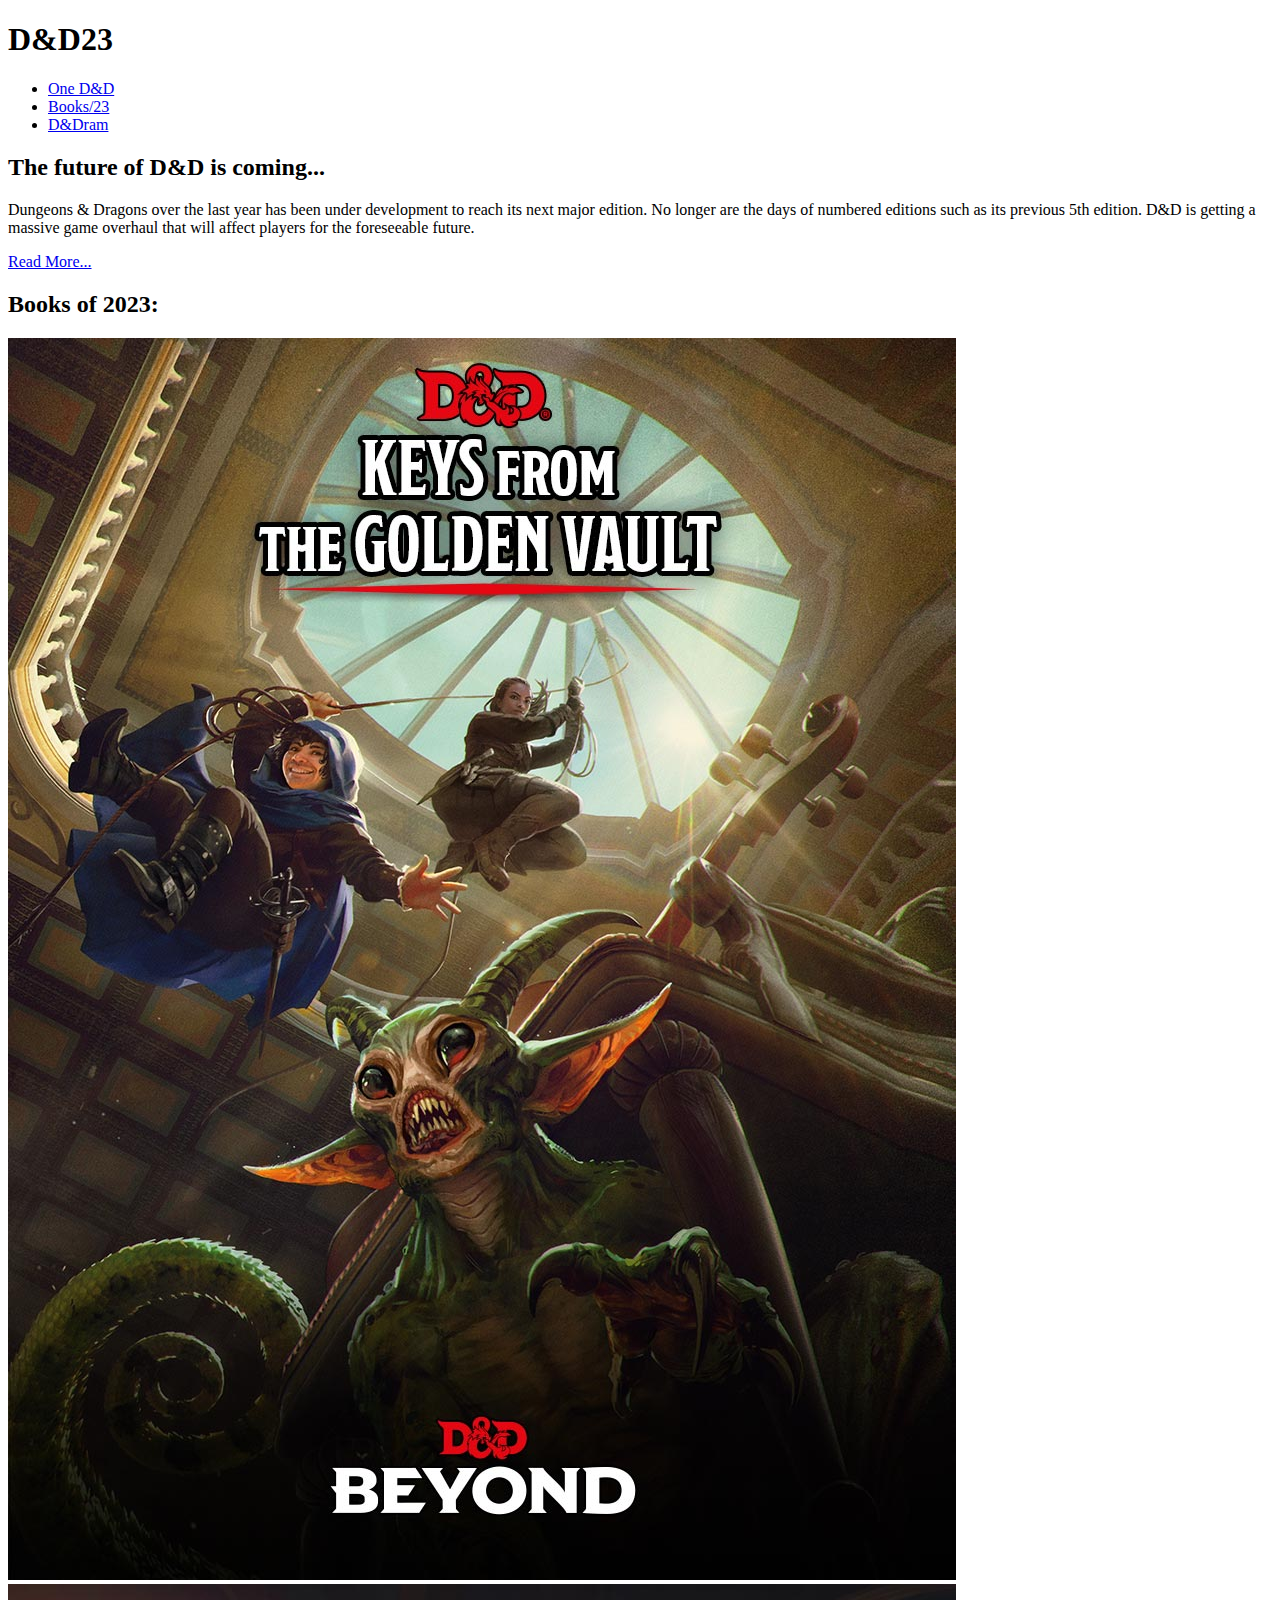
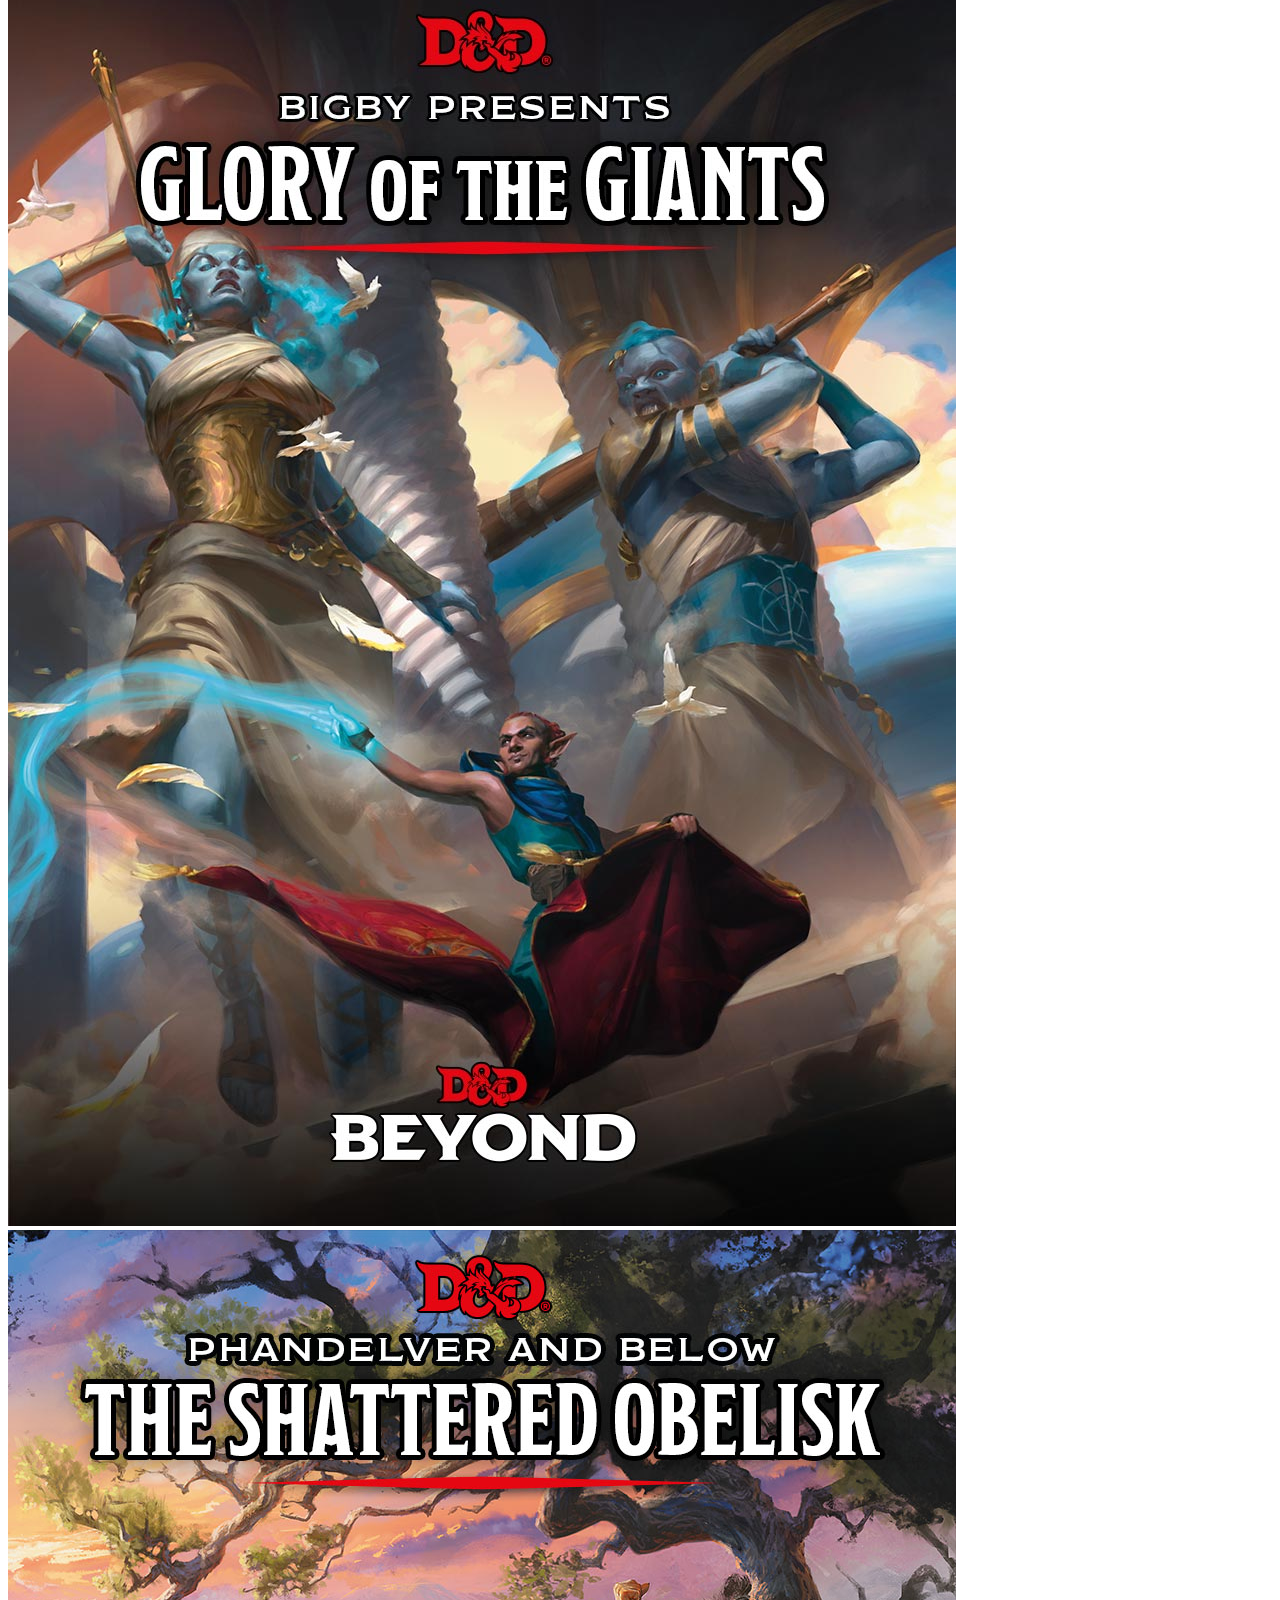
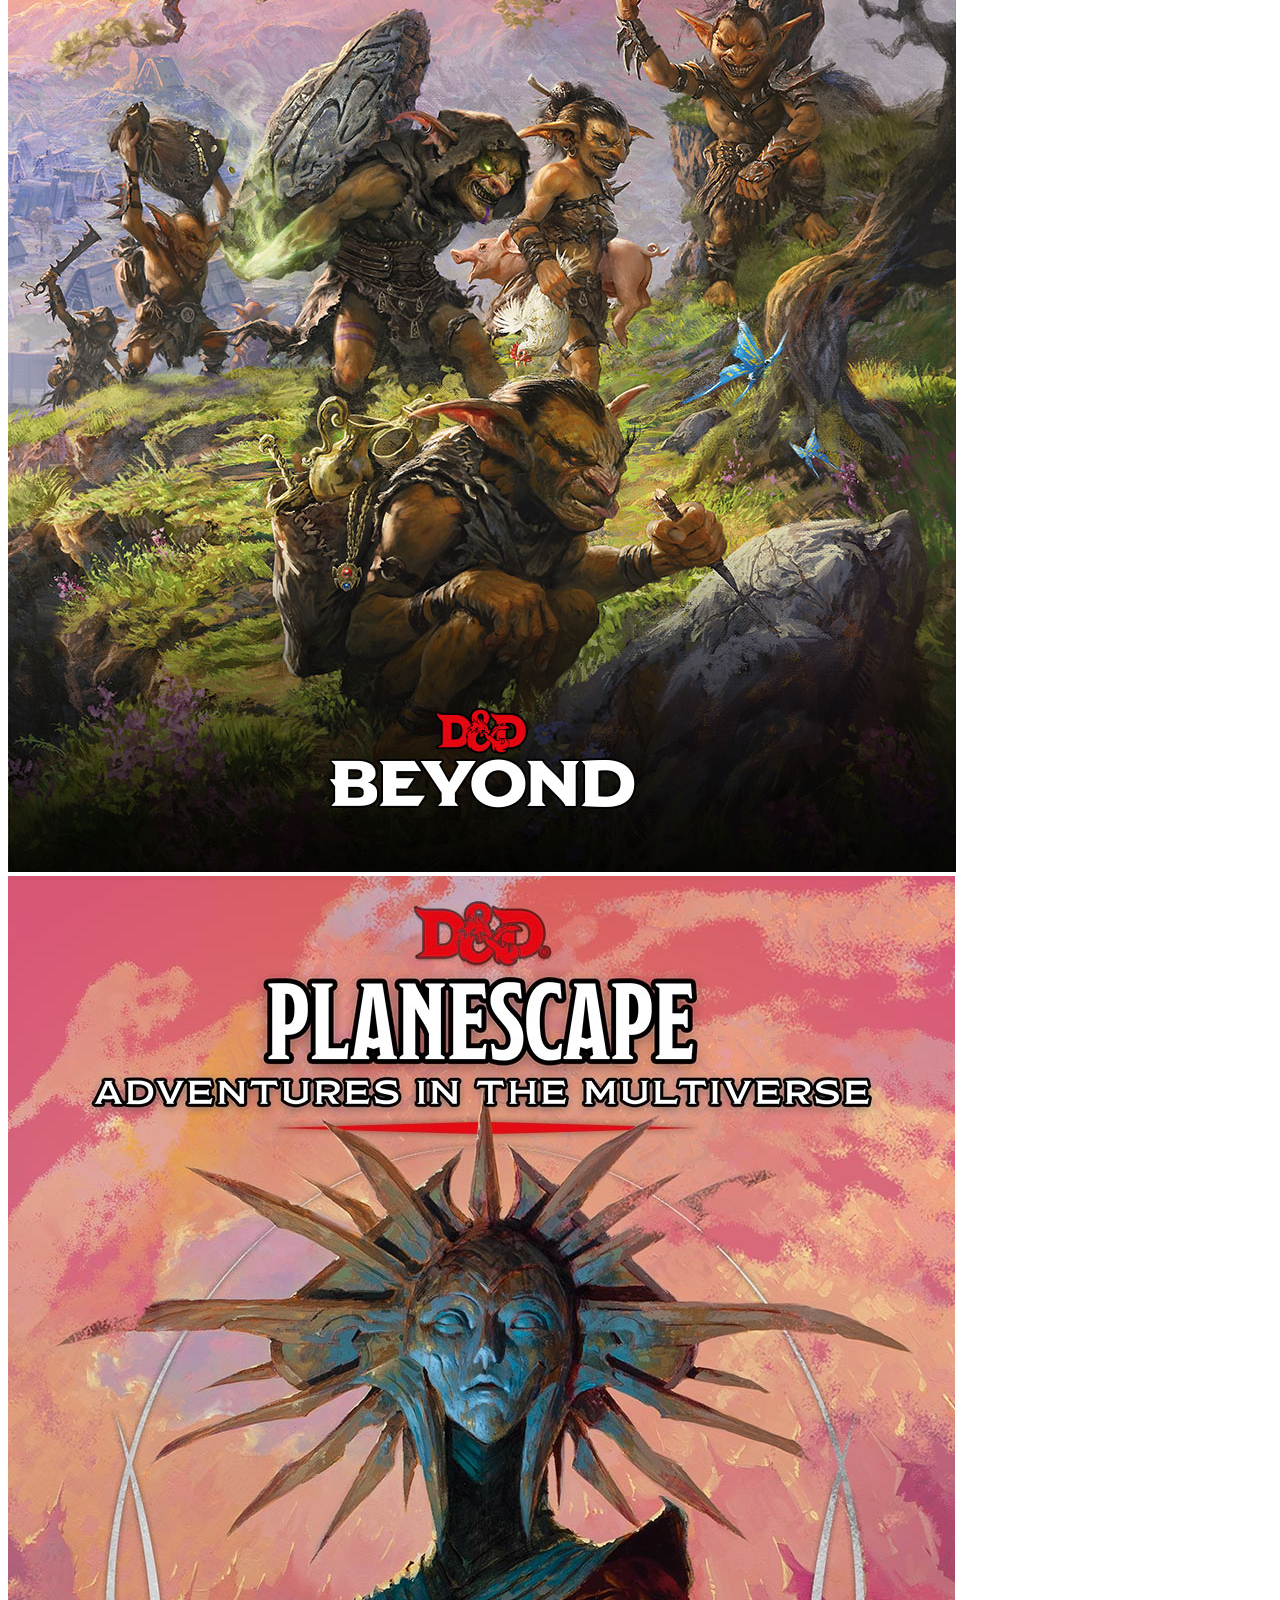
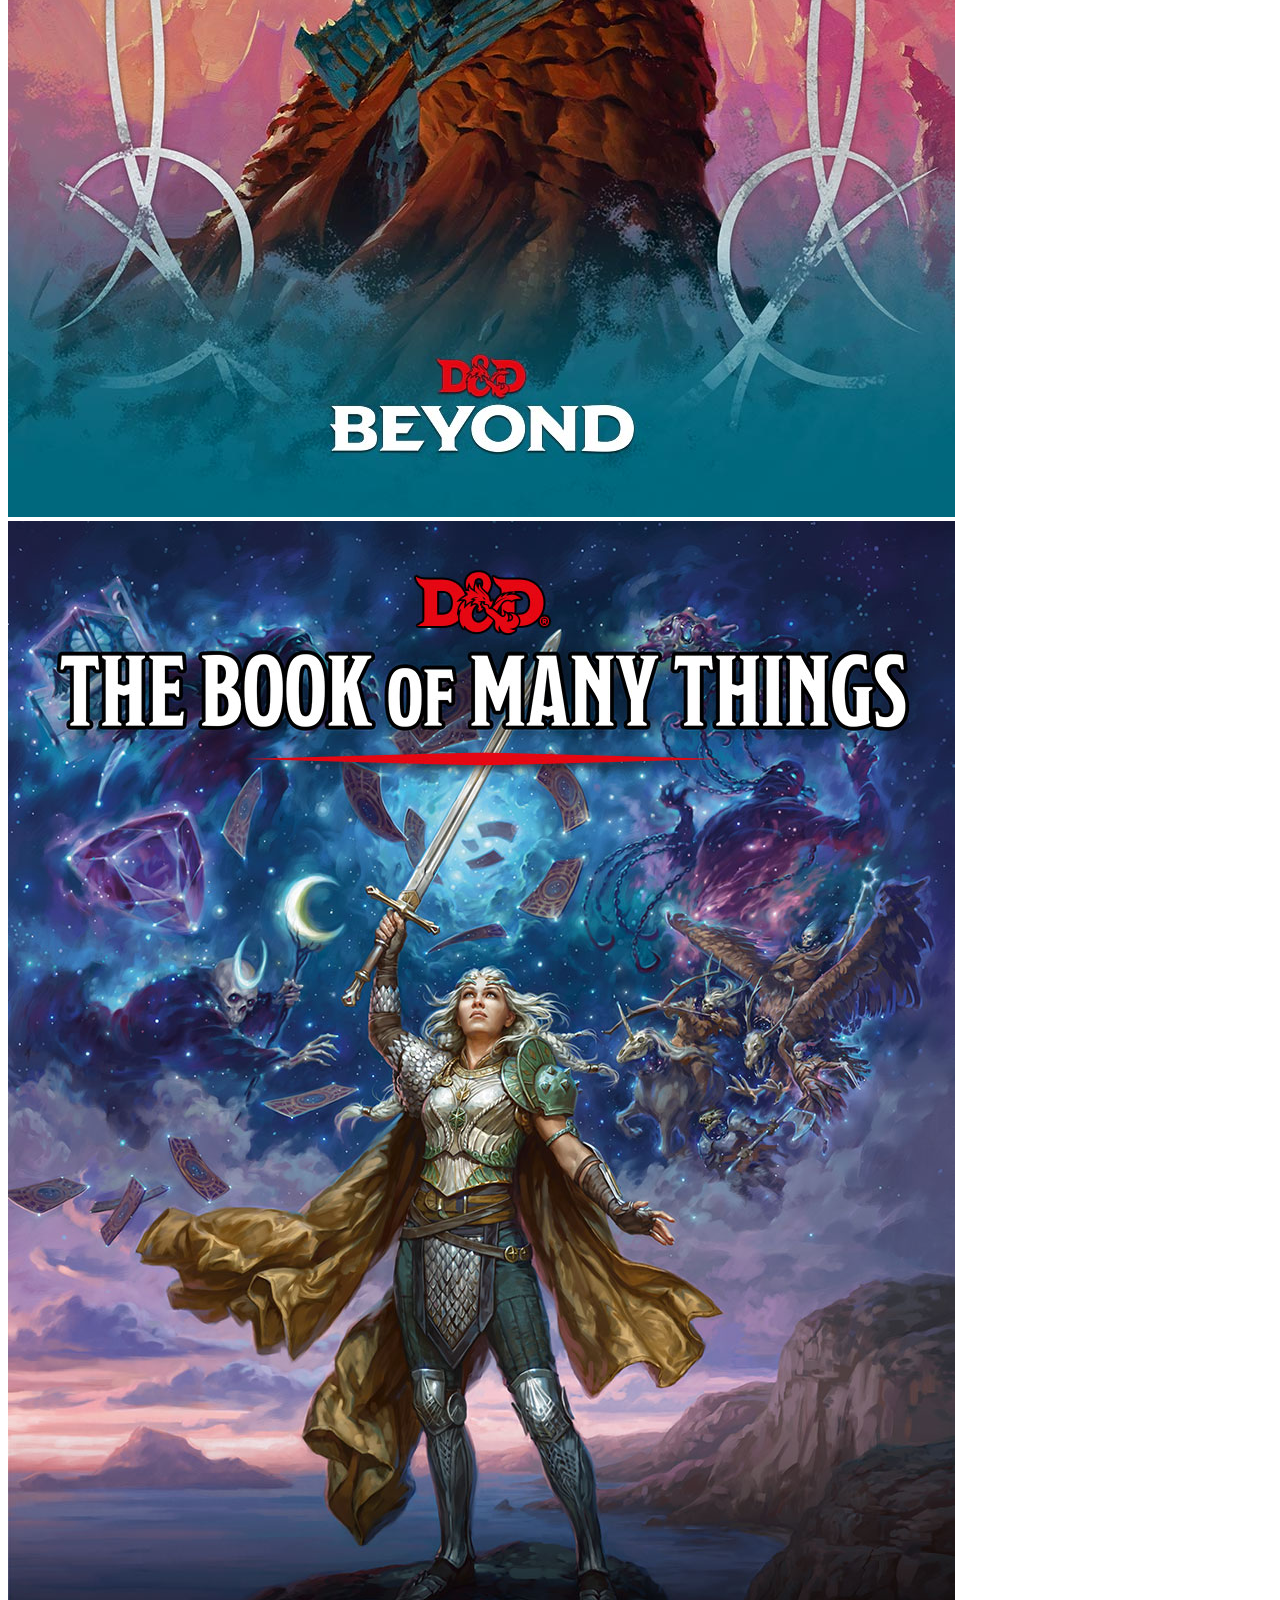
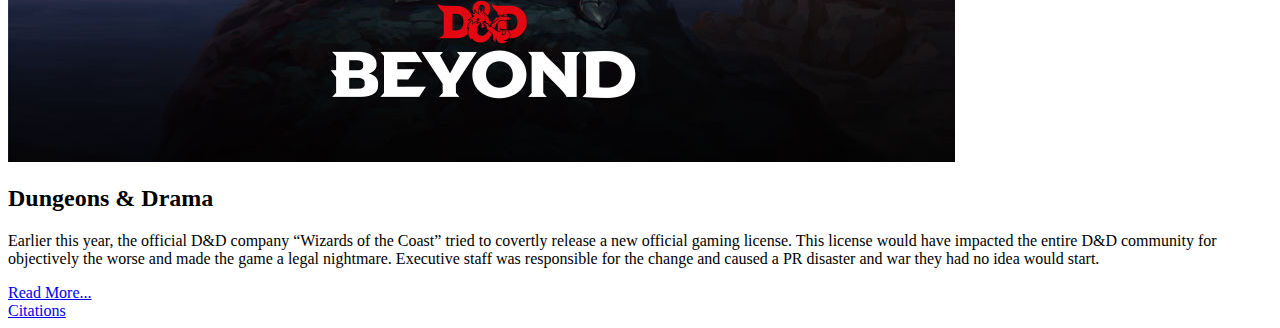
<file: index.html>
<!DOCTYPE html>
<html lang="en">

<head>
    <title>D&D 2023 Overview</title>

    <meta charset="UTF-8">
    <meta name="viewport" content="width=device-width, initial-scale=1.0">
</head>

<body>
    <header>
        <h1>D&D23</h1>
        <nav>
            <ul>
                <li><a href="one_d&d.html">One D&D</a></li>
                <li><a href="books_23.html">Books/23</a></li>
                <li><a href="d&drama.html">D&Dram</a></li>
            </ul>
        </nav>
    </header>
    <main>
        <section>
            <h2>The future of D&D is coming...</h2>
            <p>
                Dungeons & Dragons over the last year has been under development to reach its next major edition. No
                longer are the days of numbered editions such as its previous 5th edition. D&D is getting a massive game
                overhaul that will affect players for the foreseeable future.
            </p>
            <a href="one_d&d.html">Read More...</a>
        </section>
        <section>
            <h2>Books of 2023:</h2>
            <img src="Images/kftgv.jpeg" alt="Keys From the Golden Vault">
            <img src="Images/bpgotg.jpeg" alt="Bigby Presents: Glory of the Giants">
            <img src="Images/pabtso.jpeg" alt="Phandelver and Below The Shattered Obelisk">
            <img src="Images/paitm.jpeg" alt="Planescape Adventures in the Multiverse">
            <img src="Images/tbomt.jpeg" alt="The Book of Many Things">
        </section>
        <section>
            <h2>Dungeons & Drama</h2>
            <p>
                Earlier this year, the official D&D company “Wizards of the Coast” tried to covertly release a new
                official gaming license. This license would have impacted the entire D&D community for objectively the
                worse and made the game a legal nightmare. Executive staff was responsible for the change and caused a
                PR disaster and war they had no idea would start.
            </p>
            <a href="d&drama.html">Read More...</a>
        </section>
    </main>
    <footer>
        <a href="citations.html" class="">Citations</a>
    </footer>
    
</body>
</html>
</file>
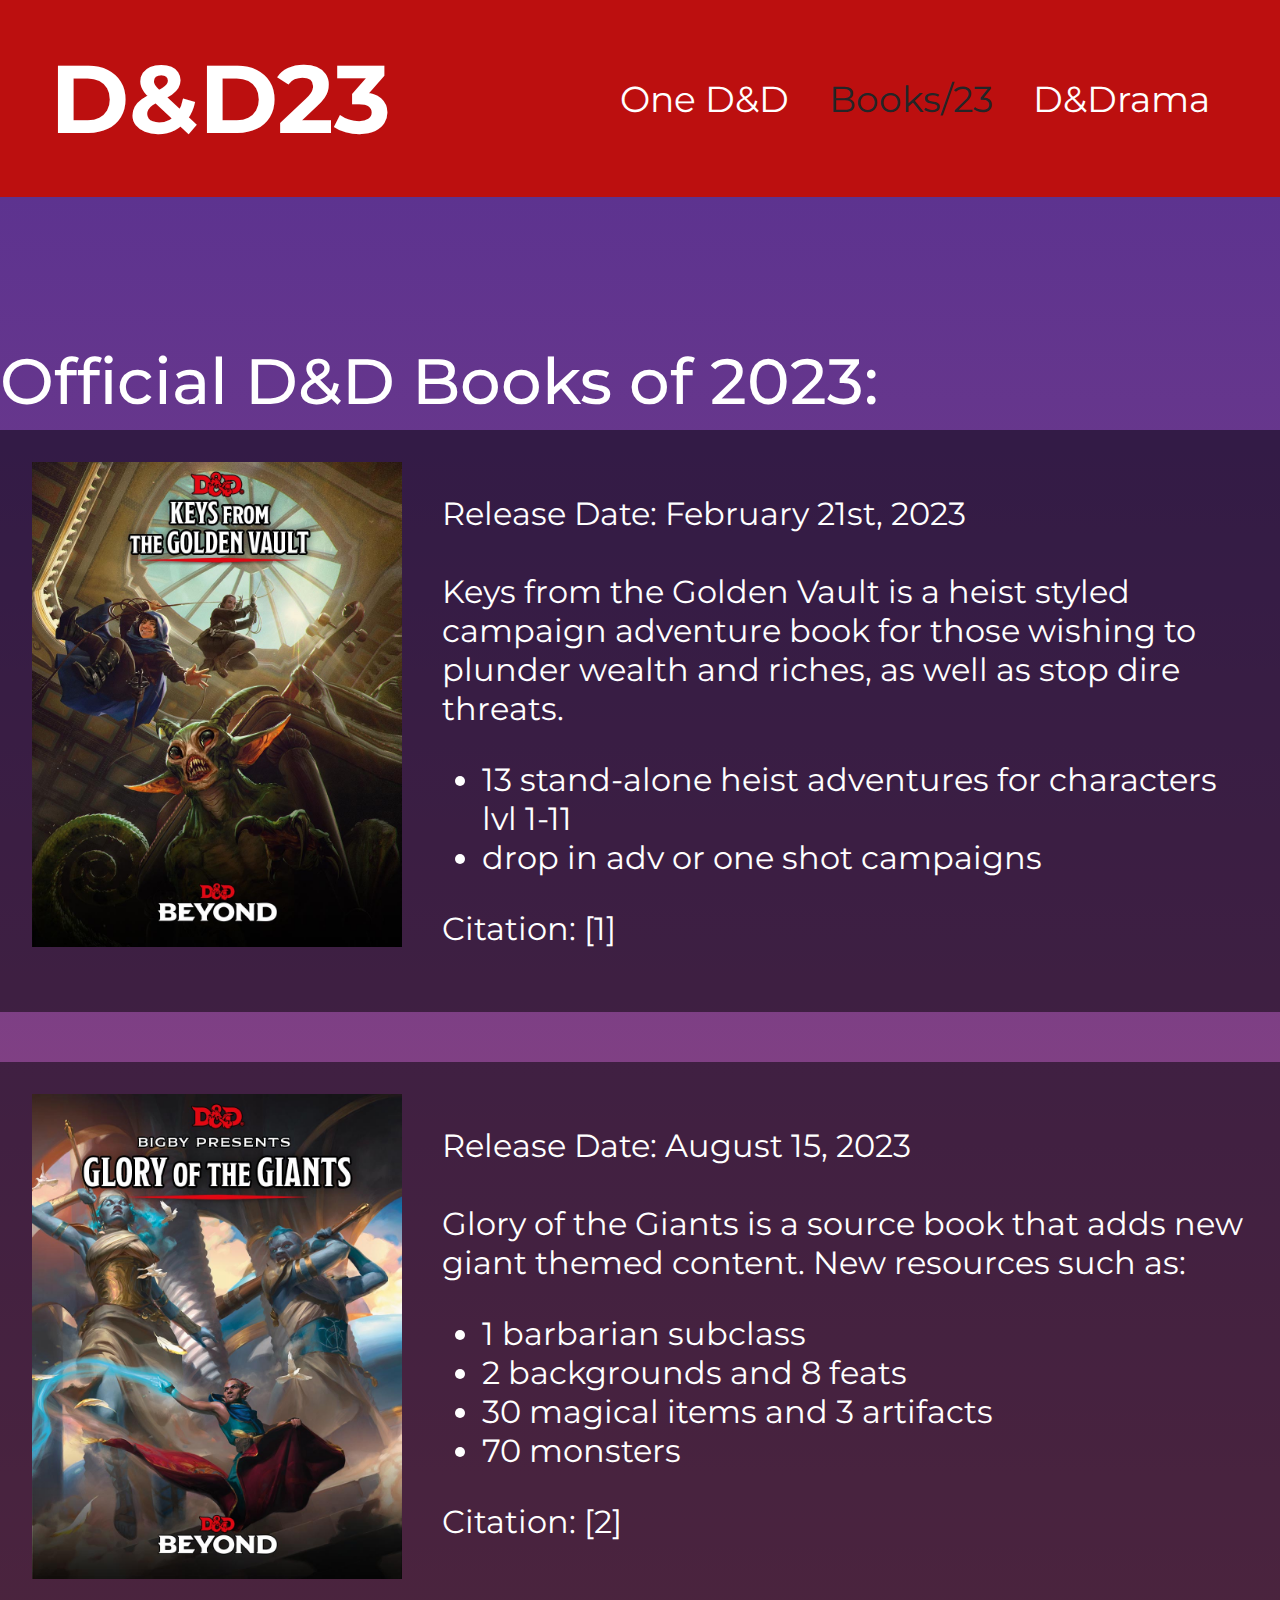
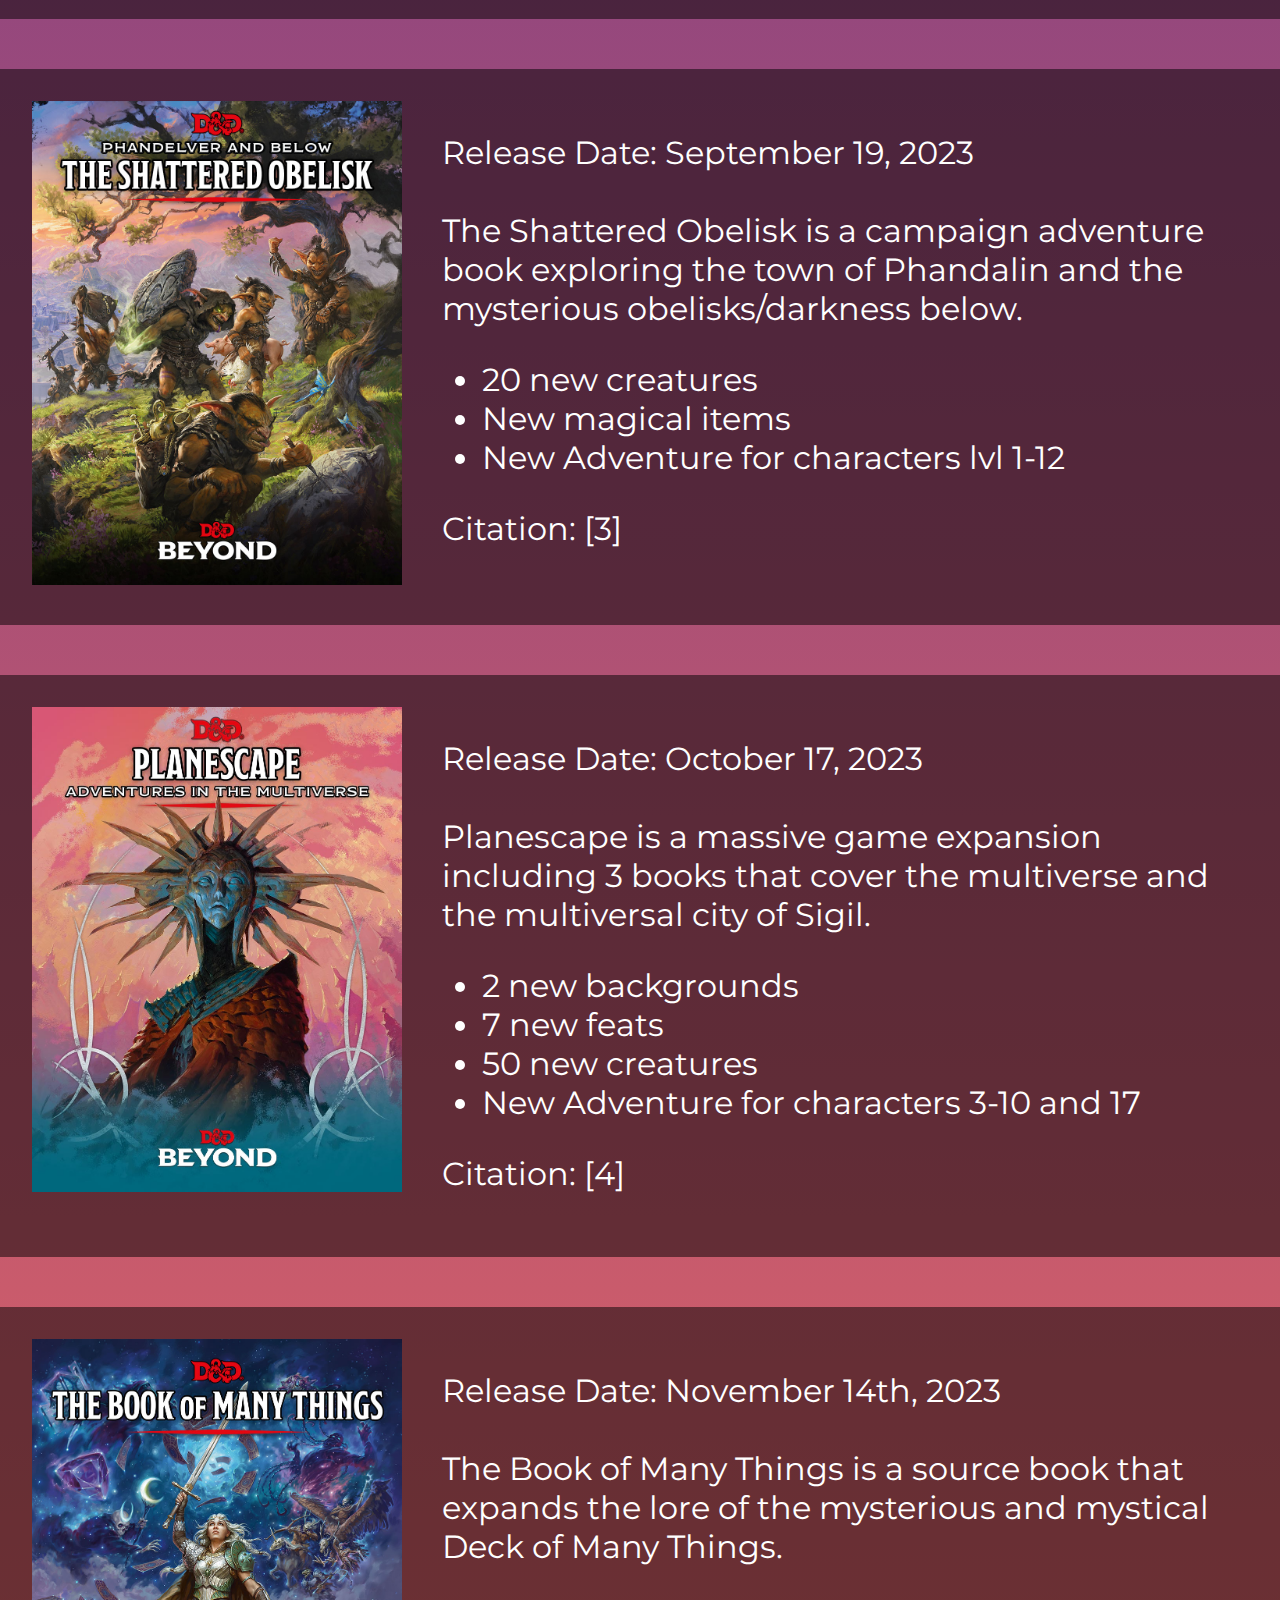
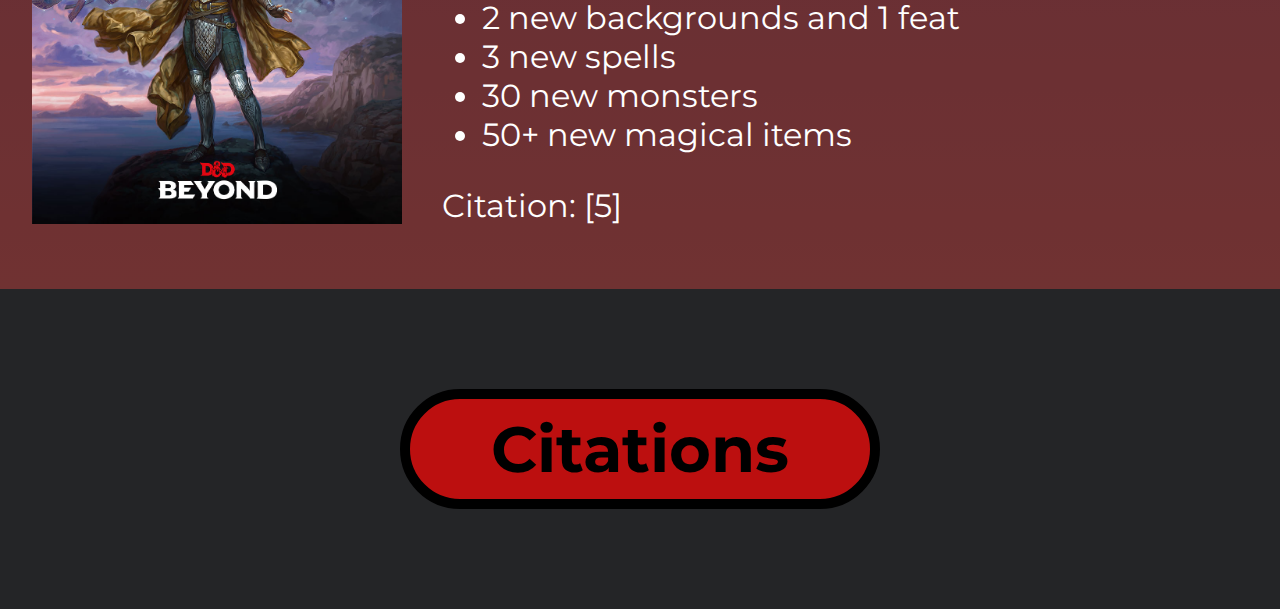
<file: books_23.html>
<!DOCTYPE html>
<html lang="en">

<head>
    <title>D&D 2023 Overview</title>

    <meta charset="UTF-8">
    <meta name="viewport" content="width=device-width, initial-scale=1.0">

    <link rel="stylesheet" href="css/style.css">
    <link href="https://fonts.googleapis.com/css2?family=Montserrat:wght@400;500;700&display=swap" rel="stylesheet">
</head>

<body>
    <header>
        <h1><a href="index.html">D&D23</a></h1>
        <nav class="main-nav">
            <ul>
                <li><a href="one_d&d.html">One D&D</a></li>
                <li class="active"><a href="books_23.html">Books/23</a></li>
                <li><a href="d&drama.html">D&Drama</a></li>
            </ul>
        </nav>
    </header>
<main class="g-box-02-2">
    <section>
    <h2>Official D&D Books of 2023:</h2>
        <div class="book-fix book-grid book-bg">
        <div>
            <img src="Images/kftgv.jpeg" class="img-standard" alt="Keys From the Golden Vault">
        </div>
        <div>
            <p>
            Release Date: February 21st, 2023<br><br>

            Keys from the Golden Vault is a heist styled campaign adventure book for those wishing to plunder wealth
            and riches, as well as stop dire threats.
             </p>
            <ul>
                <li>13 stand-alone heist adventures for characters lvl 1-11</li>
                <li>drop in adv or one shot campaigns</li>
            </ul>
            <p>
                Citation: [1]
            </p>
        </div>
        </div>
    </section>
        <div class="book-fix book-grid book-bg">
        <div>
            <img src="Images/bpgotg.jpeg" class="img-standard" alt="Bigby Presents: Glory of the Giants">
        </div>
        <div>
        <p>
            Release Date: August 15, 2023<br><br>

            Glory of the Giants is a source book that adds new giant themed content. New resources such as:
        </p>
        <ul>
            <li>1 barbarian subclass</li>
            <li>2 backgrounds and 8 feats</li>
            <li>30 magical items and 3 artifacts</li>
            <li>70 monsters</li>
        </ul>
        <p>
            Citation: [2]
        </p>
         </div>
        </div>
        <div class="book-fix book-grid book-bg">
        <div>
        <img src="Images/pabtso.jpeg" class="img-standard" alt="Phandelver and Below The Shattered Obelisk">
        </div>
        <div>
        <p>
            Release Date: September 19, 2023<br><br>

            The Shattered Obelisk is a campaign adventure book exploring the town of Phandalin and the mysterious
            obelisks/darkness below.
        <ul>
            <li>20 new creatures</li>
            <li>New magical items</li>
            <li>New Adventure for characters lvl 1-12</li>
        </ul>
        <p>
        Citation: [3]
        </p>
        </div>
        </div>
        <div class="book-fix book-grid book-bg">
        <div>
        <img src="Images/paitm.jpeg" class="img-standard" alt="Planescape Adventures in the Multiverse">
        </div>
        <div>
        <p>
            Release Date: October 17, 2023<br><br>

            Planescape is a massive game expansion including 3 books that cover the multiverse and the multiversal
            city of Sigil.
        <ul>
            <li>2 new backgrounds</li>
            <li>7 new feats</li>
            <li>50 new creatures</li>
            <li>New Adventure for characters 3-10 and 17</li>
        </ul>
        <p>
        Citation: [4]
        </p>
        </div>
        </div>
        <div class="book-fix book-grid book-bg">
        <div>
        <img src="Images/tbomt.jpeg" class="img-standard" alt="The Book of Many Things">
        </div>
        <div>
        <p>
            Release Date: November 14th, 2023<br><br>

            The Book of Many Things is a source book that expands the lore of the mysterious and mystical Deck of
            Many Things.
        <ul>
            <li>2 new backgrounds and 1 feat</li>
            <li>3 new spells</li>
            <li>30 new monsters</li>
            <li>50+ new magical items</li>
        </ul>
        <p>
        Citation: [5]
        </p>
        </div>
        </div>

</main>

    <footer>
        <div class="bottom-center">
        <a href="citations.html" class="citation-button">Citations</a>
        </div>
    </footer>
</body>

</html>
</file>
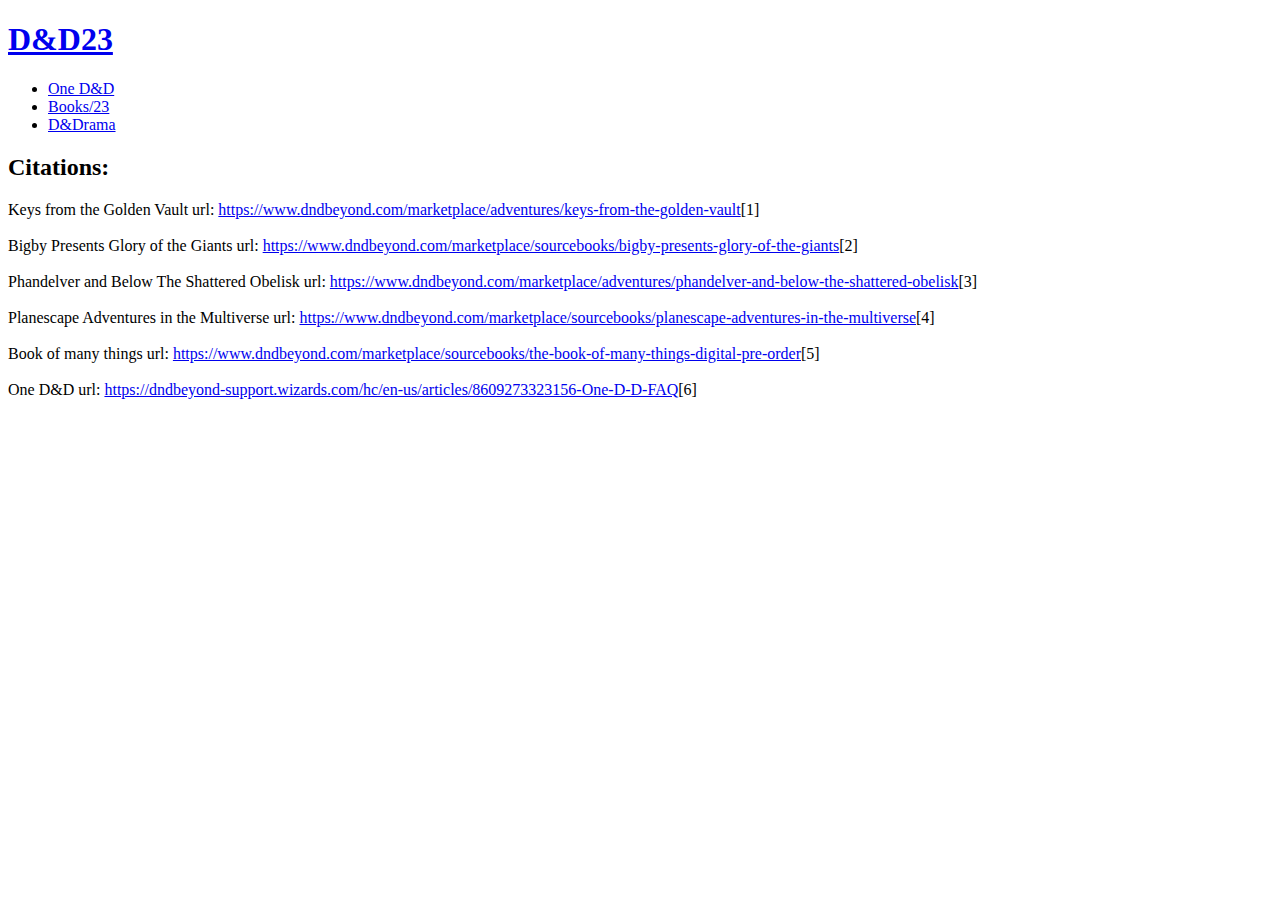
<file: citations.html>
<!DOCTYPE html>
<html lang="en">

<head>
    <title>D&D 2023 Overview</title>

    <meta charset="UTF-8">
    <meta name="viewport" content="width=device-width, initial-scale=1.0">
</head>

<body>
    <header>
        <h1><a href="index.html">D&D23</a></h1>
        <nav>
            <ul>
                <li><a href="one_d&d.html">One D&D</a></li>
                <li><a href="books_23.html">Books/23</a></li>
                <li><a href="d&drama.html">D&Drama</a></li>
            </ul>
        </nav>
    </header>
    <main>
        <h2>Citations:</h2>
        <p>
            Keys from the Golden Vault url:
            <a
                href="https://www.dndbeyond.com/marketplace/adventures/keys-from-the-golden-vault">https://www.dndbeyond.com/marketplace/adventures/keys-from-the-golden-vault</a>[1]<br><br>
            Bigby Presents Glory of the Giants url:
            <a href=" https://www.dndbeyond.com/marketplace/sourcebooks/bigby-presents-glory-of-the-giants">
                https://www.dndbeyond.com/marketplace/sourcebooks/bigby-presents-glory-of-the-giants</a>[2]<br><br>
            Phandelver and Below The Shattered Obelisk url:
            <a href="https://www.dndbeyond.com/marketplace/adventures/phandelver-and-below-the-shattered-obelisk">
                https://www.dndbeyond.com/marketplace/adventures/phandelver-and-below-the-shattered-obelisk</a>[3]<br><br>
            Planescape Adventures in the Multiverse url:
            <a
                href="https://www.dndbeyond.com/marketplace/sourcebooks/planescape-adventures-in-the-multiverse">https://www.dndbeyond.com/marketplace/sourcebooks/planescape-adventures-in-the-multiverse</a>[4]<br><br>
            Book of many things url:
            <a
                href="https://www.dndbeyond.com/marketplace/sourcebooks/the-book-of-many-things-digital-pre-order">https://www.dndbeyond.com/marketplace/sourcebooks/the-book-of-many-things-digital-pre-order</a>[5]<br><br>
            One D&D url:
            <a
                href="https://dndbeyond-support.wizards.com/hc/en-us/articles/8609273323156-One-D-D-FAQ">https://dndbeyond-support.wizards.com/hc/en-us/articles/8609273323156-One-D-D-FAQ</a>[6]<br><br>
        </p>
    </main>

    <footer>
    </footer>
</body>
</html>
</file>
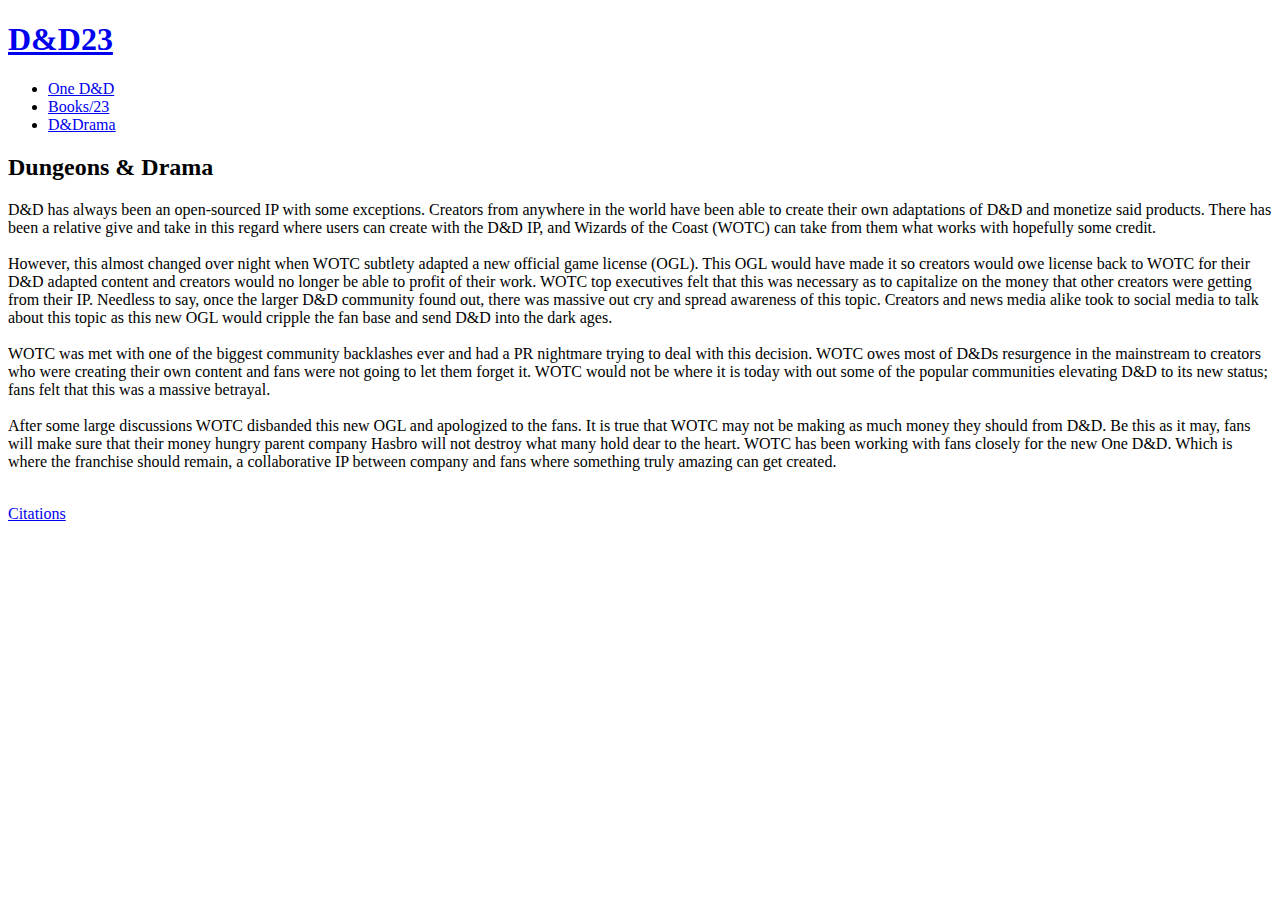
<file: d&drama.html>
<!DOCTYPE html>
<html lang="en">

<head>
    <title>D&D 2023 Overview</title>

    <meta charset="UTF-8">
    <meta name="viewport" content="width=device-width, initial-scale=1.0">
</head>

<body>
    <header>
        <h1><a href="index.html">D&D23</a></h1>
        <nav>
            <ul>
                <li><a href="one_d&d.html">One D&D</a></li>
                <li><a href="books_23.html">Books/23</a></li>
                <li><a href="d&drama.html">D&Drama</a></li>
            </ul>
        </nav>
    </header>

    <main>
        <h2>Dungeons & Drama</h2>
        <p>
            D&D has always been an open-sourced IP with some exceptions. Creators from anywhere in the world have been
            able to create their own adaptations of D&D and monetize said products. There has been a relative give and
            take in this regard where users can create with the D&D IP, and Wizards of the Coast (WOTC) can take from
            them what works with hopefully some credit.<br><br>

            However, this almost changed over night when WOTC subtlety adapted a new official game license (OGL). This
            OGL would have made it so creators would owe license back to WOTC for their D&D adapted content and creators
            would no longer be able to profit of their work. WOTC top executives felt that this was necessary as to
            capitalize on the money that other creators were getting from their IP. Needless to say, once the larger D&D
            community found out, there was massive out cry and spread awareness of this topic. Creators and news media
            alike took to social media to talk about this topic as this new OGL would cripple the fan base and send D&D
            into the dark ages.<br><br>

            WOTC was met with one of the biggest community backlashes ever and had a PR nightmare trying to deal with
            this decision. WOTC owes most of D&Ds resurgence in the mainstream to creators who were creating their own
            content and fans were not going to let them forget it. WOTC would not be where it is today with out some of
            the popular communities elevating D&D to its new status; fans felt that this was a massive betrayal.<br><br>

            After some large discussions WOTC disbanded this new OGL and apologized to the fans. It is true that WOTC
            may not be making as much money they should from D&D. Be this as it may, fans will make sure that their
            money hungry parent company Hasbro will not destroy what many hold dear to the heart. WOTC has been working
            with fans closely for the new One D&D. Which is where the franchise should remain, a collaborative IP
            between company and fans where something truly amazing can get created.<br><br>
        </p>
        </main>

    <footer>
        <a href="citations.html" class="">Citations</a>
    </footer>
    </body>
</html>
</file>
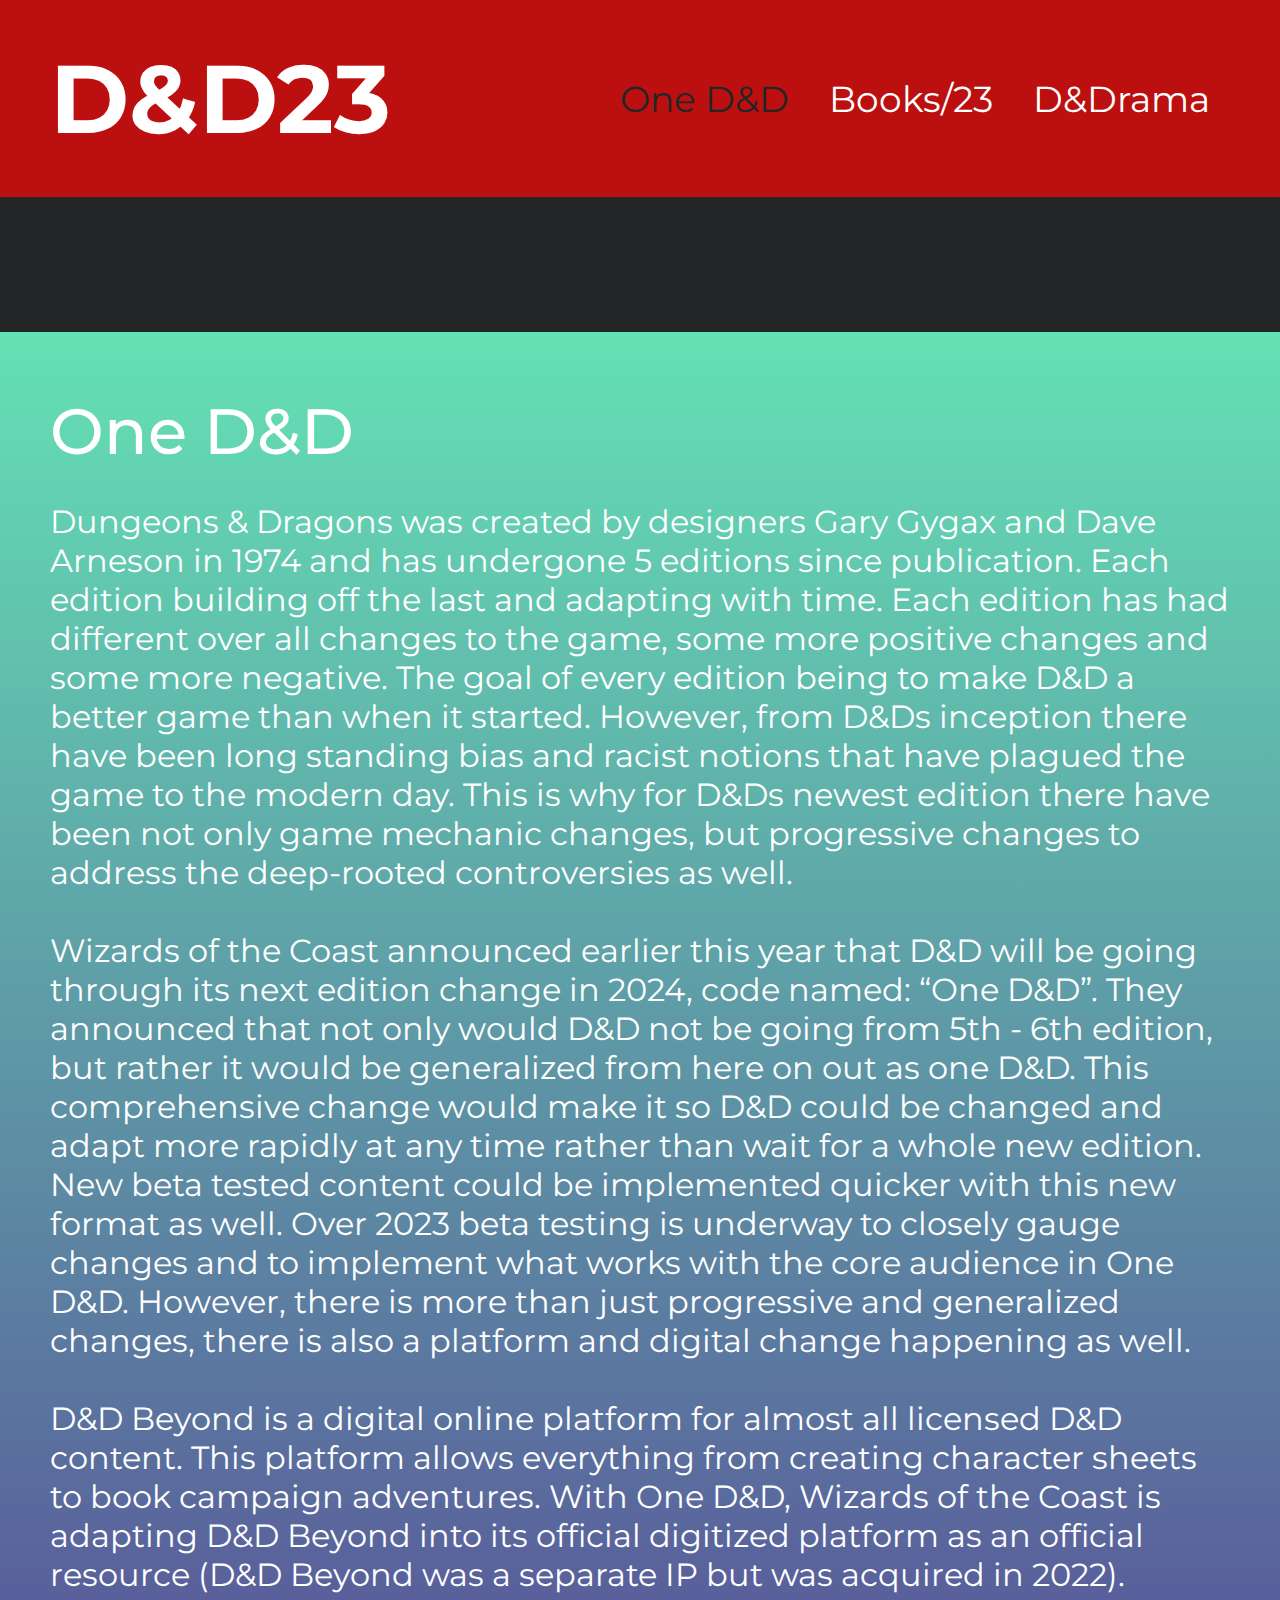
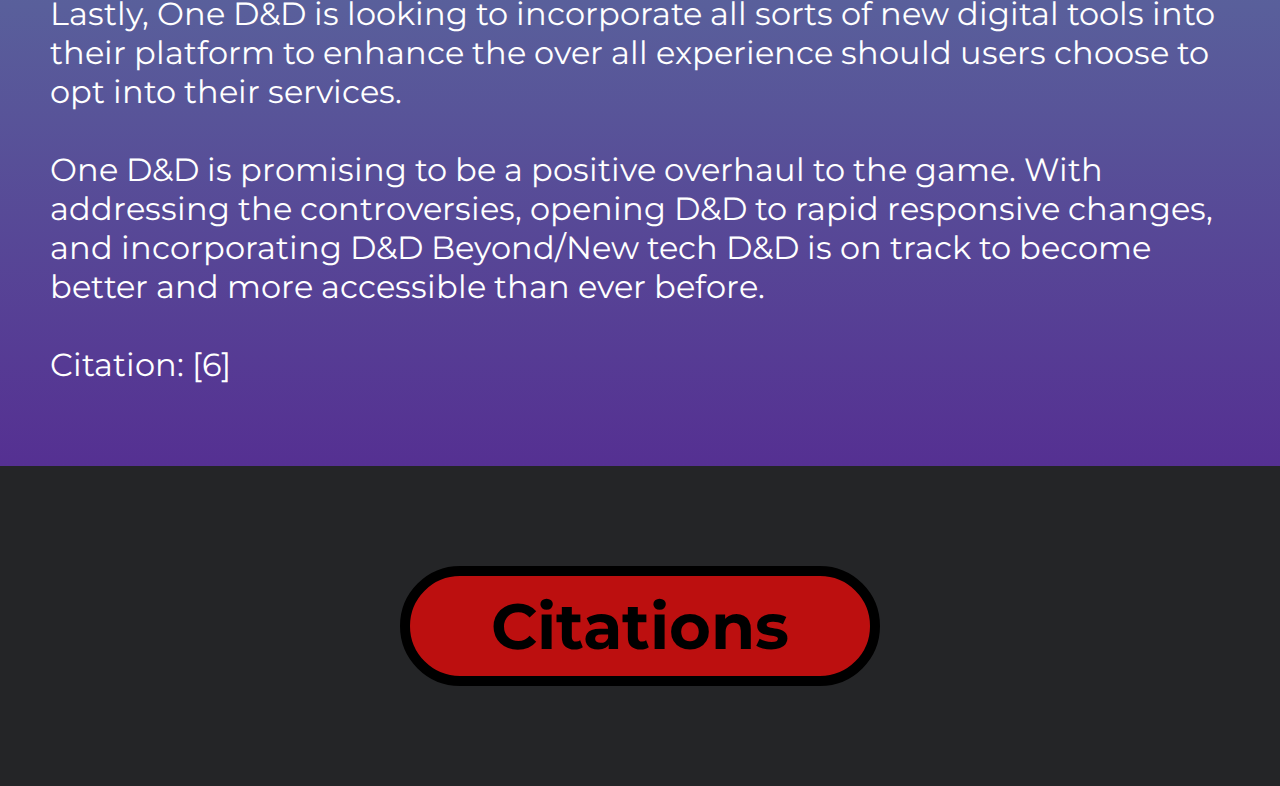
<file: one_d&d.html>
<!DOCTYPE html>
<html lang="en">

<head>
    <title>D&D 2023 Overview</title>

    <meta charset="UTF-8">
    <meta name="viewport" content="width=device-width, initial-scale=1.0">

    <link rel="stylesheet" href="css/style.css">
    <link href="https://fonts.googleapis.com/css2?family=Montserrat:wght@400;500;700&display=swap" rel="stylesheet">
</head>

<body>
    <header>
        <h1><a href="index.html">D&D23</a></h1>
        <nav class="main-nav">
            <ul>
                <li class="active"><a href="one_d&d.html">One D&D</a></li>
                <li><a href="books_23.html">Books/23</a></li>
                <li><a href="d&drama.html">D&Drama</a></li>
            </ul>
        </nav>
    </header>
    <main>
        <section>
        <div class="g-box-01-2 padding">
        <h2>One D&D</h2>
        <p>
            Dungeons & Dragons was created by designers Gary Gygax and Dave Arneson in 1974 and has undergone 5 editions
            since publication. Each edition building off the last and adapting with time. Each edition has had different
            over all changes to the game, some more positive changes and some more negative. The goal of every edition
            being to make D&D a better game than when it started. However, from D&Ds inception there have been long
            standing bias and racist notions that have plagued the game to the modern day. This is why for D&Ds newest
            edition there have been not only game mechanic changes, but progressive changes to address the deep-rooted
            controversies as well.<br><br>

            Wizards of the Coast announced earlier this year that D&D will be going through its next edition change in
            2024, code named: “One D&D”. They announced that not only would D&D not be going from 5th - 6th edition, but
            rather it would be generalized from here on out as one D&D. This comprehensive change would make it so D&D
            could be changed and adapt more rapidly at any time rather than wait for a whole new edition. New beta
            tested content could be implemented quicker with this new format as well. Over 2023 beta testing is underway
            to closely gauge changes and to implement what works with the core audience in One D&D. However, there is
            more than just progressive and generalized changes, there is also a platform and digital change happening as
            well.<br><br>

            D&D Beyond is a digital online platform for almost all licensed D&D content. This platform allows everything
            from creating character sheets to book campaign adventures. With One D&D, Wizards of the Coast is adapting
            D&D Beyond into its official digitized platform as an official resource (D&D Beyond was a separate IP but
            was acquired in 2022). Lastly, One D&D is looking to incorporate all sorts of new digital tools into their
            platform to enhance the over all experience should users choose to opt into their services.<br><br>

            One D&D is promising to be a positive overhaul to the game. With addressing the controversies, opening D&D
            to rapid responsive changes, and incorporating D&D Beyond/New tech D&D is on track to become better and more
            accessible than ever before.<br><br>

            Citation: [6]
        </p>
        </div>
        </section>
        
    </main>

    <footer>
        <div class="bottom-center">
        <a href="citations.html" class="citation-button">Citations</a>
        </div>
    </footer>
</body>
</html>
</file>
<file: css/style.css>
* {
    box-sizing: border-box;
    color: white;
    font-family: Montserrat, sans-serif;
}

body {
    background: #242527;
}

body,
html {
    min-height: 100vh;
    margin: 0;
}

header {
    padding-left: 50px;
    padding-right: 50px;
    width: 1440px;
    height: 197px;
    flex-shrink: 0;
    background-color: #BC0F0F;
    display: flex;
    justify-content: space-between;
    align-items: center;
    position: fixed;
    z-index: 9;
    width: 100%;
}

h1 {
    font-size: 96px;
    font-style: normal;
    font-weight: 700;
    line-height: normal;
}

h1 a {
    text-decoration: none;
}

h1 a:hover {
    color: #242527;
    transition: all 0.2s ease-in-out;
}

h2 {
    margin: 10px;
    margin-left: 0px;
    font-size: 64px;
    font-style: normal;
    font-weight: 500;
    line-height: normal;
}

p {
    font-size: 32px;
    font-style: normal;
    font-weight: 400;
    line-height: normal;
}

.padding {
    padding: 50px;
}

main {
    padding-top: 332px;
}

.main-nav ul {
    font-size: 36px;
    font-style: normal;
    font-weight: 400;
    margin: 0;
    padding: 0;
    list-style: none;
    display: flex;
    justify-content: space-evenly;
}

.main-nav ul li {
    color: white;
    padding: 20px;
}

.main-nav ul li a {
    text-decoration: none;
}

.main-nav ul li a:hover {
    color: #242527;
    transition: all 0.2s ease-in-out;
}

.main-nav ul li.active a {
    color: #242527;
}

.read-me {
    color: white;
    font-size: 32px;
    font-style: normal;
    font-weight: 500;
    text-decoration: none;
}

.read-me:hover {
    color: #4DFEBE;
    transition: all 0.2s ease-in-out;
}

.book-fix {
    font-size: 32px;
    font-style: normal;
    font-weight: 400;
}

.book-grid {
    display: grid;
    grid-template-columns: 0.5fr 1fr;
    grid-gap: 10px;
}

.book-bg {
    background: rgba(0, 0, 0, 0.5);
    width: 100%;
    display: block;
    display: flex;
    padding: 32px;
    margin-bottom: 50px;
}

.g-box-01 {
    background: linear-gradient(180deg, #64E1B4 0%, #553092 100%);
}

.g-box-01-2 {
    background: linear-gradient(180deg, #64E1B4 0%, #553092 100%);
    margin-bottom: 100px;
}

.g-box-02 {
    background: linear-gradient(180deg, #553092 0%, #E16464 100%);
    margin-top: 185px;
}

.g-box-02-2 {
    background: linear-gradient(180deg, #553092 0%, #E16464 100%);
    margin-bottom: 100px;
}

.g-box-03 {
    background: linear-gradient(180deg, #E16464 0%, #7A0000 100%);
    margin-top: 185px;
    margin-bottom: 100px;
}

.g-box-03-2 {
    background: linear-gradient(180deg, #E16464 0%, #7A0000 100%);
    margin-bottom: 100px;
}

.image-scroll-container {
    overflow-x: auto;
    white-space: nowrap;
}

.image-scroll {
    display: flex;
    overflow-x: auto;
    scroll-snap-type: x mandatory;
    scrollbar-width: thin;
    scrollbar-color: #333 #f5f5f5;
}

.image-scroll img {
    width: 400px;
    height: auto;
    margin-right: 100px;
}

.image-scroll::-webkit-scrollbar {
    width: 10px;
}

.image-scroll::-webkit-scrollbar-track {
    background: rgba(51, 51, 51, 0.5);
}

.image-scroll::-webkit-scrollbar-thumb {
    background: #333;
}

.image-scroll-slide {
    min-width: 80%;
    flex-shrink: 0;
    scroll-snap-align: start;
    margin-top: 50px;
    margin-bottom: 50px;
}

.img-standard {
    width: 400px;
    height: auto;
    padding-right: 30px;
}

.citation-button {
    background: #BC0F0F;
    width: 480px;
    height: 120px;
    border-radius: 100px;
    border: 10px solid #000;
    text-align: center;
    color: #000;
    font-size: 64px;
    font-style: normal;
    font-weight: 700;
    text-decoration: none;
    display: block;
    display: flex;
    justify-content: center;
    align-items: center;
    text-align: center;
}

.citation-button:hover  {
    border: 10px solid white;
    color: white;
    transition: all 0.2s ease-in-out;
}

.bottom-center {
    display: flex;
    justify-content: center;
    align-items: center;
    margin-bottom: 100px;
}


  
   @media screen and (max-width: 800px) {
    header {
        display: block;
        grid-template-columns: 1fr;
        grid-gap: 5px;
        background-size: cover;
        background-position: center; 
        height: 42vh; 
    }

    h1 {
        display: block;
        text-align: center;
        margin: 0;
        padding: 5px 0;
    }

    .main-nav ul {
        display: block;
        text-align: center;
    }
    .main-nav ul li {
        margin: 0;
        padding: 5px 0;
    }

    .book-grid {
        display: block;
    }
}
</file>
